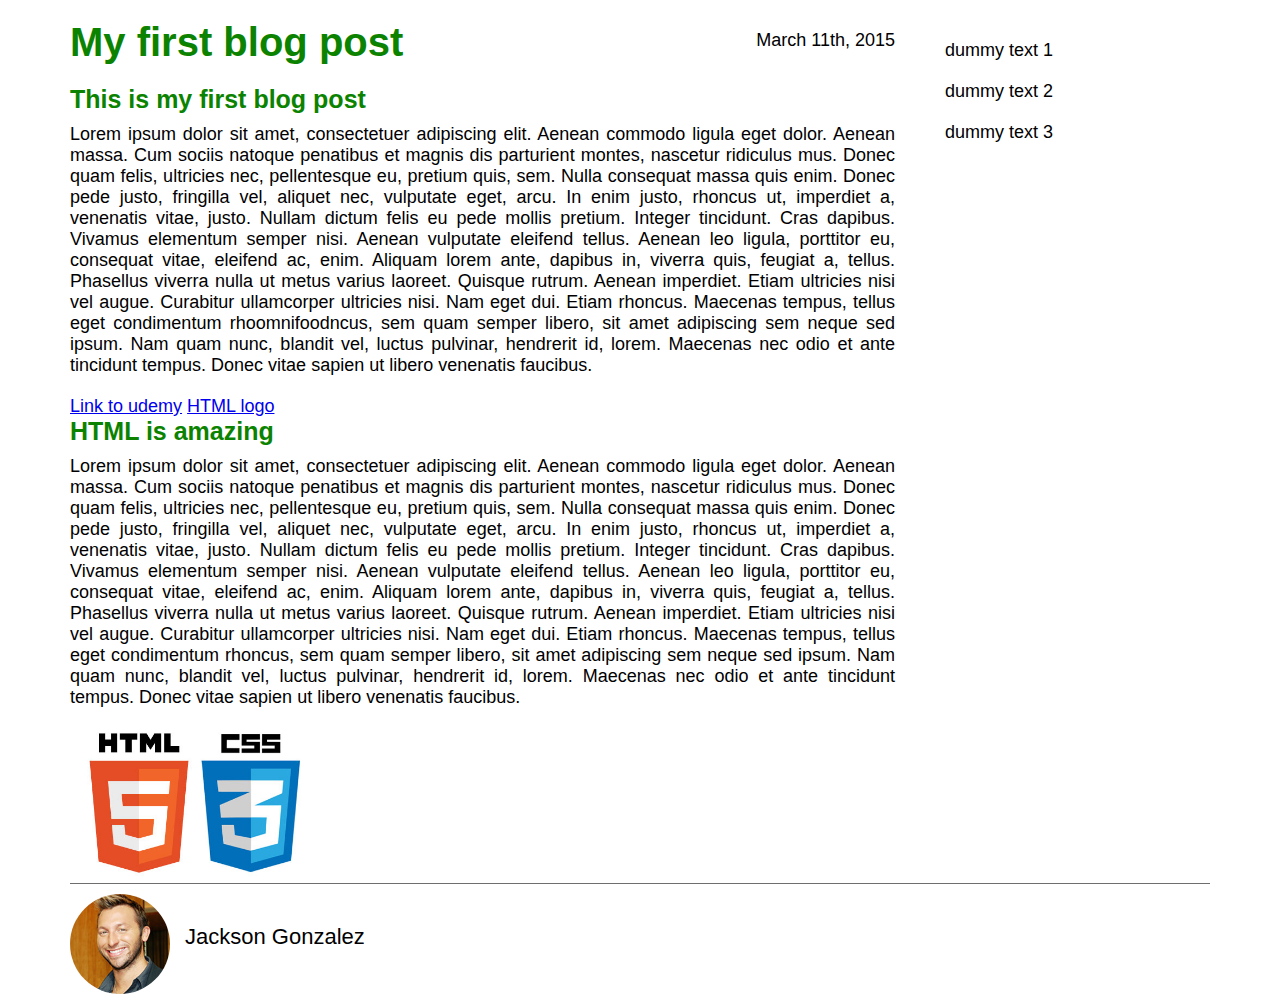
<file: 01 Blog Post/index.html>
<!DOCTYPE html>
<html>

<head>
    <title>My first blog post</title>
    <link rel="stylesheet" type="text/css" href="style.css">
</head>

<body>
    <div class="container">
        <div class="blog-post">
            <h1>My first blog post</h1>
            <p class="date">March 11th, 2015</p>
            <h2>This is my first blog post</h2>
            <p class="main-text">
                Lorem ipsum dolor sit amet, consectetuer adipiscing elit. Aenean commodo ligula eget dolor. Aenean
                massa. Cum sociis natoque penatibus et magnis dis parturient montes, nascetur ridiculus mus. Donec quam
                felis, ultricies nec, pellentesque eu, pretium quis, sem. Nulla consequat massa quis enim. Donec pede
                justo, fringilla vel, aliquet nec, vulputate eget, arcu. In enim justo, rhoncus ut, imperdiet a,
                venenatis vitae, justo. Nullam dictum felis eu pede mollis pretium. Integer tincidunt. Cras dapibus.
                Vivamus elementum semper nisi. Aenean vulputate eleifend tellus. Aenean leo ligula, porttitor eu,
                consequat vitae, eleifend ac, enim. Aliquam lorem ante, dapibus in, viverra quis, feugiat a, tellus.
                Phasellus viverra nulla ut metus varius laoreet. Quisque rutrum. Aenean imperdiet. Etiam ultricies nisi
                vel augue. Curabitur ullamcorper ultricies nisi. Nam eget dui. Etiam rhoncus. Maecenas tempus, tellus
                eget condimentum rhoomnifoodncus, sem quam semper libero, sit amet adipiscing sem neque sed ipsum. Nam
                quam nunc, blandit vel, luctus pulvinar, hendrerit id, lorem. Maecenas nec odio et ante tincidunt
                tempus. Donec vitae sapien ut libero venenatis faucibus.
            </p>

            <a href="http://www.udemy.com" target="_blank">Link to udemy</a>
            <a href="logo.jpg" target="_blank">HTML logo</a>

            <h2>HTML is amazing</h2>
            <p class="main-text">
                Lorem ipsum dolor sit amet, consectetuer adipiscing elit. Aenean commodo ligula eget dolor. Aenean
                massa. Cum sociis natoque penatibus et magnis dis parturient montes, nascetur ridiculus mus. Donec quam
                felis, ultricies nec, pellentesque eu, pretium quis, sem. Nulla consequat massa quis enim. Donec pede
                justo, fringilla vel, aliquet nec, vulputate eget, arcu. In enim justo, rhoncus ut, imperdiet a,
                venenatis vitae, justo. Nullam dictum felis eu pede mollis pretium. Integer tincidunt. Cras dapibus.
                Vivamus elementum semper nisi. Aenean vulputate eleifend tellus. Aenean leo ligula, porttitor eu,
                consequat vitae, eleifend ac, enim. Aliquam lorem ante, dapibus in, viverra quis, feugiat a, tellus.
                Phasellus viverra nulla ut metus varius laoreet. Quisque rutrum. Aenean imperdiet. Etiam ultricies nisi
                vel augue. Curabitur ullamcorper ultricies nisi. Nam eget dui. Etiam rhoncus. Maecenas tempus, tellus
                eget condimentum rhoncus, sem quam semper libero, sit amet adipiscing sem neque sed ipsum. Nam quam
                nunc, blandit vel, luctus pulvinar, hendrerit id, lorem. Maecenas nec odio et ante tincidunt tempus.
                Donec vitae sapien ut libero venenatis faucibus.
            </p>

            <img src="logo.jpg" alt="The HTML5 logo">
        </div>

        <div class="other-posts">
            <div class="other">
                dummy text 1
            </div>
            <div class="other">
                dummy text 2
            </div>
            <div class="other">
                dummy text 3
            </div>
        </div>

        <div class="clearfix"></div>

        <div class="author-box">
            <img src="author.jpg" alt="Author photo">
            <p class="author-text" class="author-text">Jackson Gonzalez</p>
        </div>

    </div>
</body>

</html>
</file>
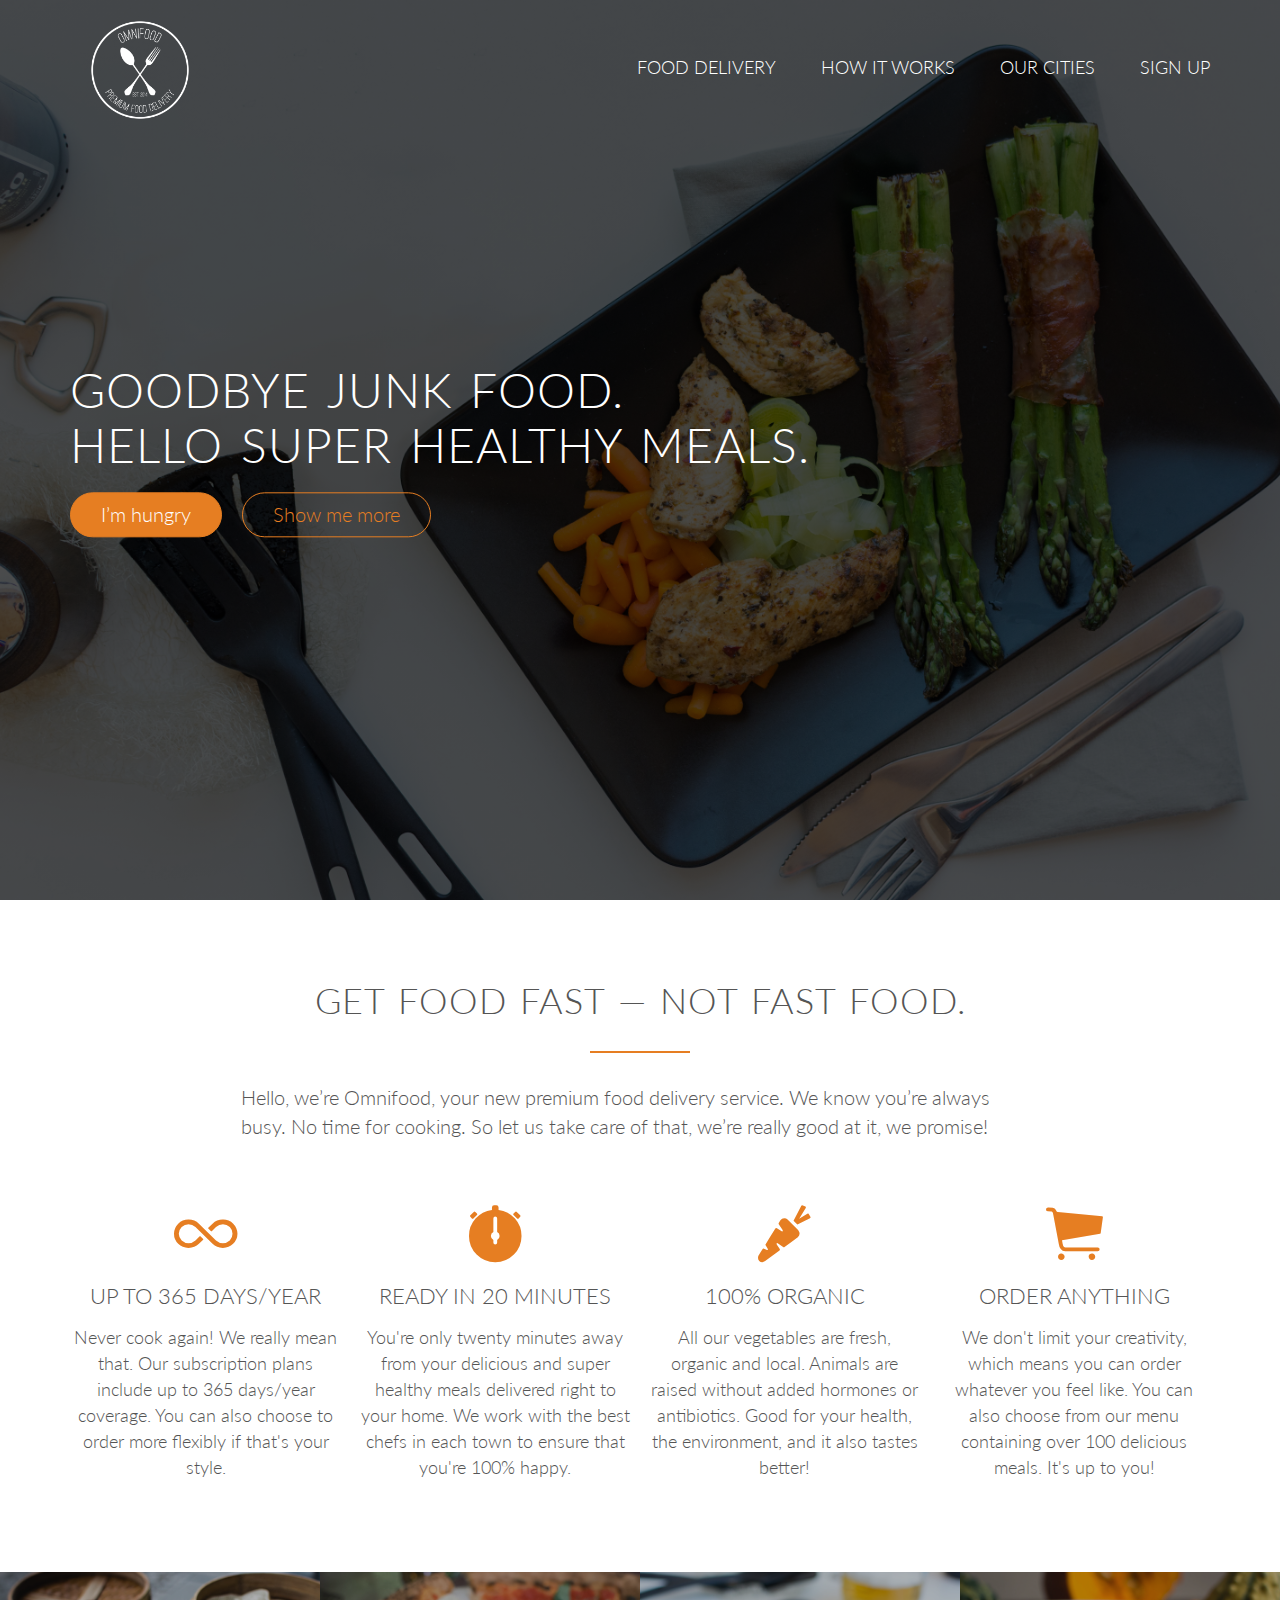
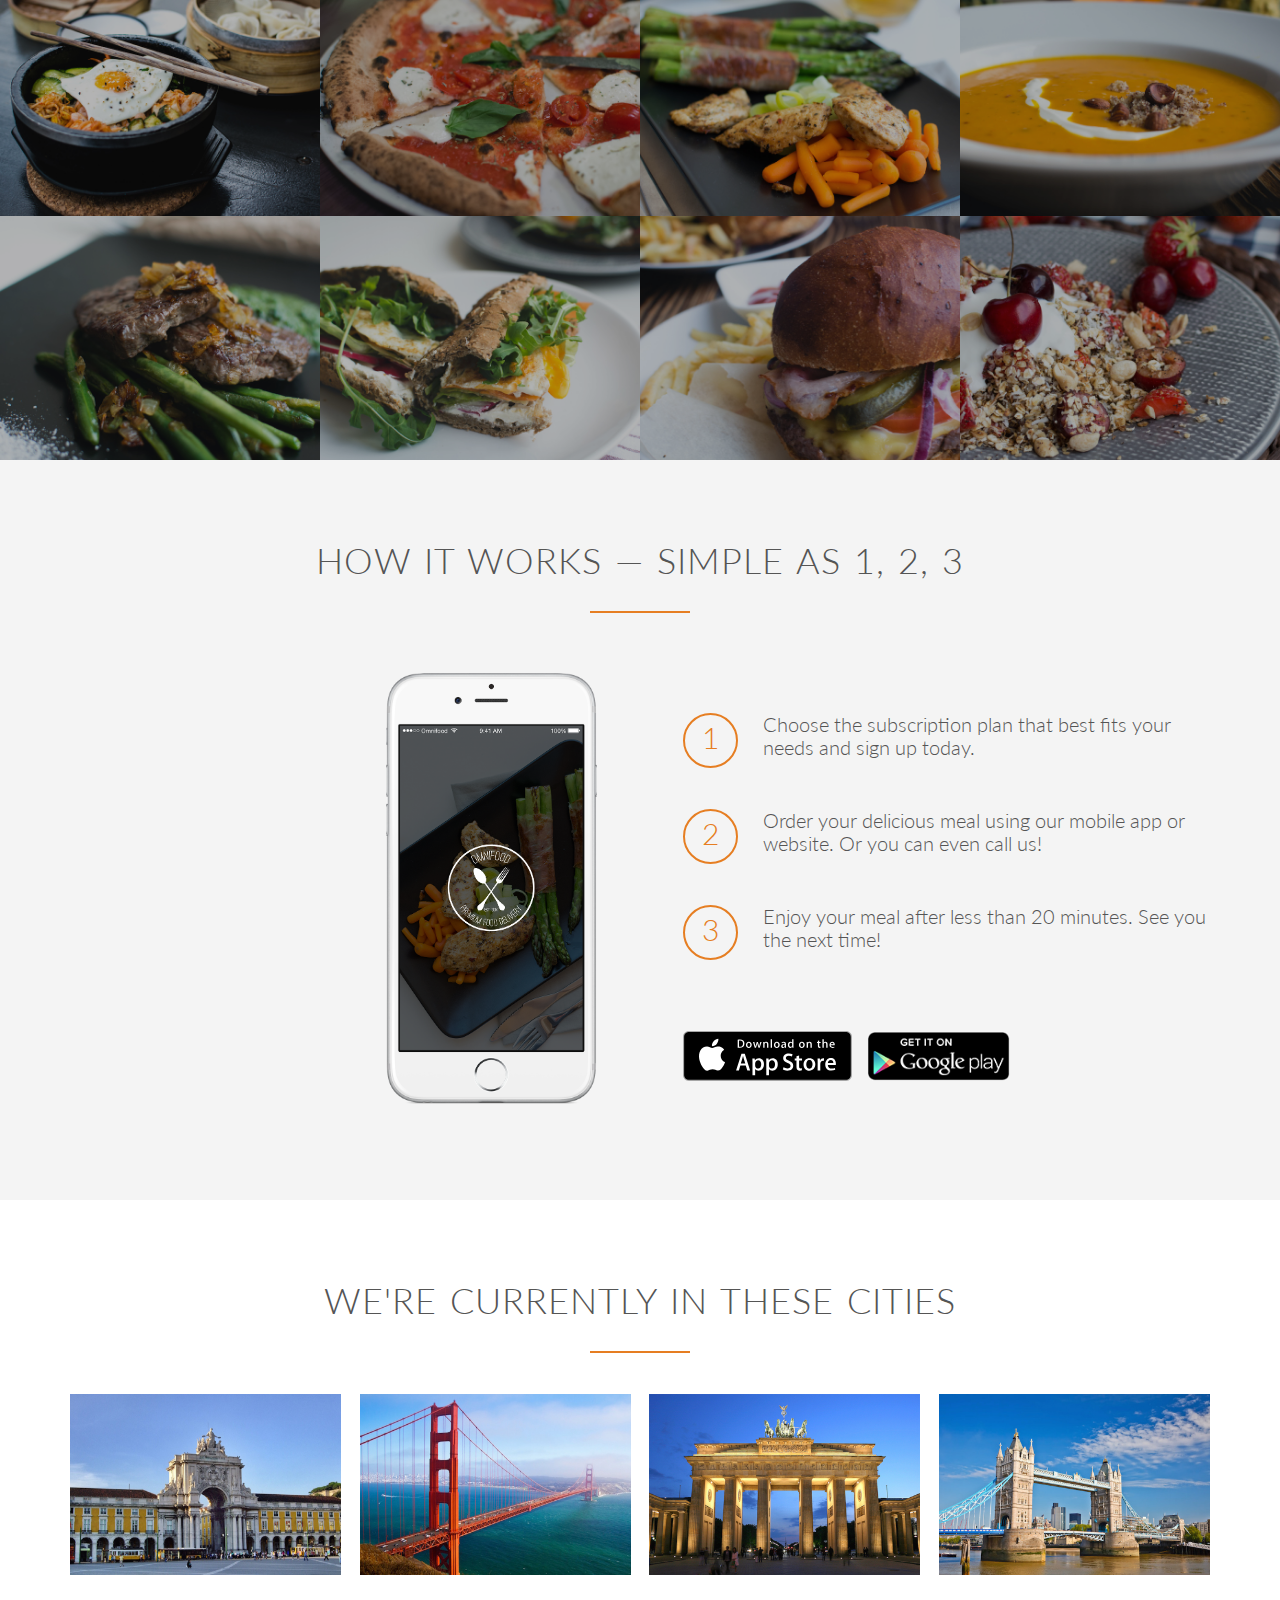
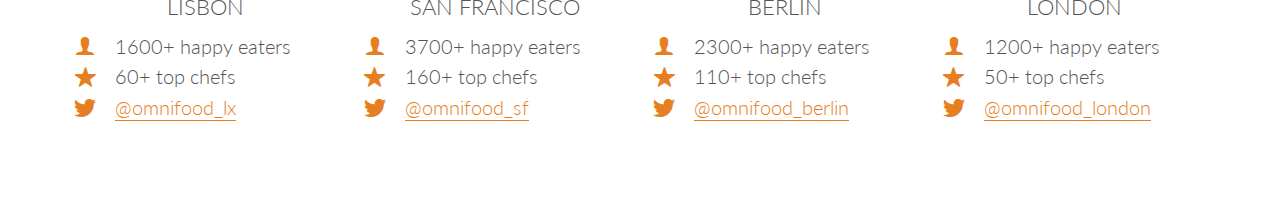
<file: 02 Omnifood/index.html>
<!DOCTYPE html>
<html lang="en">

<head>
    <link rel="stylesheet" type="text/css" href="vendors/css/normalize.css">
    <link rel="stylesheet" type="text/css" href="vendors/css/Grid.css">
    <link rel="stylesheet" type="text/css" href="vendors/css/ionicons.min.css">
    <link rel="stylesheet" type="text/css" href="resources/css/style.css">
    <link rel="stylesheet" href="https://fonts.googleapis.com/css?family=Lato:100,300,300i,400&display=swap">
    <title>Omnifood</title>
</head>

<body>
    <header>
        <nav>
            <div class="row">
                <img src="resources/img/logo-white.png" alt="Omnifood Logo" class="logo">
                <ul class="main-nav">
                    <li><a href="#">Food delivery</a></li>
                    <li><a href="#">How it works</a></li>
                    <li><a href="#">Our cities</a></li>
                    <li><a href="#">Sign up</a></li>
                </ul>
            </div>
        </nav>
        <div class="hero-text-box">
            <h1>Goodbye junk food.<br>Hello super healthy meals.</h1>
            <a class="btn btn-full" href="#">I’m hungry</a>
            <a class="btn btn-ghost" href="#">Show me more</a>
        </div>
    </header>

    <section class="section-features">
        <div class="row">
            <h2>
                Get food fast &mdash; not fast food.
            </h2>
            <p class="long-copy">
                Hello, we’re Omnifood, your new premium food delivery service. We know you’re always busy. No time for
                cooking. So let us take care of that, we’re really good at it, we promise!
            </p>
        </div>

        <div class="row">
            <div class="col span-1-of-4 box">
                <i class="icon ion-ios-infinite icon-big"></i>
                <h3>Up to 365 days/year</h3>
                <p>
                    Never cook again! We really mean that. Our subscription plans include up to 365 days/year coverage.
                    You can
                    also choose to order more flexibly if that's your style.
                </p>
            </div>

            <div class="col span-1-of-4 box">
                <i class="icon ion-ios-stopwatch icon-big"></i>
                <h3>Ready in 20 minutes</h3>
                <p>
                    You're only twenty minutes away from your delicious and super healthy meals delivered right to your
                    home. We
                    work with the best chefs in each town to ensure that you're 100% happy.
                </p>
            </div>

            <div class="col span-1-of-4 box">
                <i class="icon ion-ios-nutrition icon-big"></i>
                <h3>100% organic</h3>
                <p>
                    All our vegetables are fresh, organic and local. Animals are raised without added hormones or
                    antibiotics.
                    Good for your health, the environment, and it also tastes better!
                </p>
            </div>

            <div class="col span-1-of-4 box">
                <i class="icon ion-ios-cart icon-big"></i>
                <h3>Order anything</h3>
                <p>
                    We don't limit your creativity, which means you can order whatever you feel like. You can also
                    choose from
                    our menu containing over 100 delicious meals. It's up to you!
                </p>
            </div>
        </div>
    </section>

    <section class="section-meals">
        <ul class="meals-showcase clearfix">
            <li>
                <figure class="meal-photo">
                    <img src="resources/img/1.jpg" alt="Korean bibimbap with egg and vegetables">
                </figure>
            </li>
            <li>
                <figure class="meal-photo">
                    <img src="resources/img/2.jpg" alt="Simple italian pizza with cherry tomatoes">
                </figure>
            </li>
            <li>
                <figure class="meal-photo">
                    <img src="resources/img/3.jpg" alt="Chicken breast steak with vegetables">
                </figure>
            </li>
            <li>
                <figure class="meal-photo">
                    <img src="resources/img/4.jpg" alt="Autumn pumpkin soup">
                </figure>
            </li>
        </ul>
        <ul class="meals-showcase clearfix">
            <li>
                <figure class="meal-photo">
                    <img src="resources/img/5.jpg" alt="Paleo beef steak with vegetables">
                </figure>
            </li>
            <li>
                <figure class="meal-photo">
                    <img src="resources/img/6.jpg" alt="Healthy baguette with egg and vegetables">
                </figure>
            </li>
            <li>
                <figure class="meal-photo">
                    <img src="resources/img/7.jpg" alt="Burger with cheddar and bacon">
                </figure>
            </li>
            <li>
                <figure class="meal-photo">
                    <img src="resources/img/8.jpg" alt="Granola with cherries and strawberries">
                </figure>
            </li>
        </ul>
    </section>

    <section class="section-steps">
        <div class="row">
            <h2>
                How it works &mdash; Simple as 1, 2, 3
            </h2>
        </div>
        <div class="row">
            <div class="col span-1-of-2 steps-box">
                <img src="resources/img/app-iPhone.png" alt="Omnifood app on iPhone" class="app-screen">
            </div>
            <div class="col span-1-of-2 steps-box">
                <div class="works-step">
                    <div>1</div>
                    <p>Choose the subscription plan that best fits your needs and sign up today.</p>
                </div>
                <div class="works-step">
                    <div>2</div>
                    <p>Order your delicious meal using our mobile app or website. Or you can even call us!</p>
                </div>
                <div class="works-step">
                    <div>3</div>
                    <p>Enjoy your meal after less than 20 minutes. See you the next time!</p>
                </div>

                <a href="#" class="btn-app"><img src="resources/img/download-app.svg" alt="App Store Button"></a>
                <a href="#" class="btn-app"><img src="resources/img/download-app-android.png"
                        alt="Play Store Button"></a>
            </div>
        </div>
    </section>

    <section class="section-cities">
        <div class="row">
            <h2>
                We're currently in these cities
            </h2>
        </div>

        <div class="row">
            <div class="col span-1-of-4 box">
                <img src="resources/img/lisbon-3.jpg" alt="Lisbon">
                <h3>Lisbon</h3>
                <div class="city-feature">
                    <i class="icon ion-ios-person icon-small"></i>
                    1600+ happy eaters
                </div>
                <div class="city-feature">
                        <i class="icon ion-ios-star icon-small"></i>
                    60+ top chefs
                </div>
                <div class="city-feature">
                        <i class="icon ion-logo-twitter icon-small"></i>
                        <a href="#">@omnifood_lx</a>
                </div>
            </div>

            <div class="col span-1-of-4 box">
                <img src="resources/img/san-francisco.jpg" alt="San Francisco">
                <h3>San Francisco</h3>
                <div class="city-feature">
                    <i class="icon ion-ios-person icon-small"></i>
                    3700+ happy eaters
                </div>
                <div class="city-feature">
                        <i class="icon ion-ios-star icon-small"></i>
                    160+ top chefs
                </div>
                <div class="city-feature">
                    <i class="icon ion-logo-twitter icon-small"></i>
                    <a href="#">@omnifood_sf</a>
                </div>
            </div>

            <div class="col span-1-of-4 box">
                <img src="resources/img/berlin.jpg" alt="Berlin">
                <h3>Berlin</h3>
                <div class="city-feature">
                    <i class="icon ion-ios-person icon-small"></i>
                    2300+ happy eaters
                </div>
                <div class="city-feature">
                        <i class="icon ion-ios-star icon-small"></i>
                    110+ top chefs
                </div>
                <div class="city-feature">
                        <i class="icon ion-logo-twitter icon-small"></i>
                        <a href="#">@omnifood_berlin</a>
                </div>
            </div>

            <div class="col span-1-of-4 box">
                <img src="resources/img/london.jpg" alt="London">
                <h3>London</h3>
                <div class="city-feature">
                    <i class="icon ion-ios-person icon-small"></i>
                    1200+ happy eaters
                </div>
                <div class="city-feature">
                    <i class="icon ion-ios-star icon-small"></i>
                    50+ top chefs
                </div>
                <div class="city-feature">
                        <i class="icon ion-logo-twitter icon-small"></i>
                    <a href="#">@omnifood_london</a>
                </div>
            </div>
        </div>

    </section>
</body>

</html>
</file>
<file: 01 Blog Post/style.css>
* {
    margin: 0;
    padding: 0;
    box-sizing: border-box;
}

.clearfix:after{
    content: "";
    display: table;
    clear: both;
}

body {
    font-family: Arial, Helvetica, sans-serif;
    font-size: 18px;
}

h1, h2 {
    color: #0b8300;
}

h1 {
    font-size: 40px;
    margin-bottom: 20px;
}

h2 {
    font-size: 25px;
    margin-bottom: 10px;
}

.main-text{
    text-align: justify;
    margin-bottom: 20px;
}

.author-text{
    font-size: 22px;
    float: left;
    margin-top: 30px;
    margin-left: 15px;
}

.container{
    width: 1140px;

    margin: 20px auto 0 auto;
}

.blog-post{
    width: 75%;
    float: left;
    padding-right: 30px;
    position: relative;
}

.other-posts{
    width: 25%;
    float: left;
}

.author-box{
    padding-top: 10px;
    border-top: 1px solid #6e6e6e
}

.other{
    margin: 20px;
}

.author-box img{
    height: 100px;
    width: 100px;
    border-radius: 50%;
    float: left;
}

.blog-post img{
    height: 150px;
    width: auto;
}

.date{
    position: absolute;
    top: 10px;
    right: 30px;
}
</file>
<file: 02 Omnifood/vendors/css/Grid.css>
/*  SECTIONS  ============================================================================= */

.section {
	clear: both;
	padding: 0px;
	margin: 0px;
}

/*  GROUPING  ============================================================================= */

.row {
    zoom: 1; /* For IE 6/7 (trigger hasLayout) */
}

.row:before,
.row:after {
    content:"";
    display:table;
}
.row:after {
    clear:both;
}

/*  GRID COLUMN SETUP   ==================================================================== */

.col {
	display: block;
	float:left;
	margin: 1% 0 1% 1.6%;
}

.col:first-child { margin-left: 0; } /* all browsers except IE6 and lower */


/*  REMOVE MARGINS AS ALL GO FULL WIDTH AT 480 PIXELS */

@media only screen and (max-width: 480px) {
	.col { 
		/*margin: 1% 0 1% 0%;*/
        margin: 0;
	}
}


/*  GRID OF TWO   ============================================================================= */


.span-2-of-2 {
	width: 100%;
}

.span-1-of-2 {
	width: 49.2%;
}

/*  GO FULL WIDTH AT LESS THAN 480 PIXELS */

@media only screen and (max-width: 480px) {
	.span-2-of-2 {
		width: 100%; 
	}
	.span-1-of-2 {
		width: 100%; 
	}
}


/*  GRID OF THREE   ============================================================================= */

	
.span-3-of-3 {
	width: 100%; 
}

.span-2-of-3 {
	width: 66.13%; 
}

.span-1-of-3 {
	width: 32.26%; 
}


/*  GO FULL WIDTH AT LESS THAN 480 PIXELS */

@media only screen and (max-width: 480px) {
	.span-3-of-3 {
		width: 100%; 
	}
	.span-2-of-3 {
		width: 100%; 
	}
	.span-1-of-3 {
		width: 100%;
	}
}

/*  GRID OF FOUR   ============================================================================= */

	
.span-4-of-4 {
	width: 100%; 
}

.span-3-of-4 {
	width: 74.6%; 
}

.span-2-of-4 {
	width: 49.2%; 
}

.span-1-of-4 {
	width: 23.8%; 
}


/*  GO FULL WIDTH AT LESS THAN 480 PIXELS */

@media only screen and (max-width: 480px) {
	.span-4-of-4 {
		width: 100%; 
	}
	.span-3-of-4 {
		width: 100%; 
	}
	.span-2-of-4 {
		width: 100%; 
	}
	.span-1-of-4 {
		width: 100%; 
	}
}


/*  GRID OF FIVE   ============================================================================= */

	
.span-5-of-5 {
	width: 100%;
}

.span-4-of-5 {
  	width: 79.68%; 
}

.span-3-of-5 {
  	width: 59.36%; 
}

.span-2-of-5 {
  	width: 39.04%;
}

.span-1-of-5 {
  	width: 18.72%;
}


/*  GO FULL WIDTH AT LESS THAN 480 PIXELS */

@media only screen and (max-width: 480px) {
	.span-5-of-5 {
		width: 100%; 
	}
	.span-4-of-5 {
		width: 100%; 
	}
	.span-3-of-5 {
		width: 100%; 
	}
	.span-2-of-5 {
		width: 100%; 
	}
	.span-1-of-5 {
		width: 100%; 
	}
}


/*  GRID OF SIX   ============================================================================= */


.span-6-of-6 {
	width: 100%;
}

.span-5-of-6 {
  	width: 83.06%;
}

.span-4-of-6 {
  	width: 66.13%;
}

.span-3-of-6 {
  	width: 49.2%;
}

.span-2-of-6 {
  	width: 32.26%;
}

.span-1-of-6 {
  	width: 15.33%;
}


/*  GO FULL WIDTH AT LESS THAN 480 PIXELS */

@media only screen and (max-width: 480px) {
	.span-6-of-6 {
		width: 100%; 
	}
	.span-5-of-6 {
		width: 100%; 
	}
	.span-4-of-6 {
		width: 100%; 
	}
	.span-3-of-6 {
		width: 100%; 
	}
	.span-2-of-6 {
		width: 100%; 
	}
	.span-1-of-6 {
		width: 100%; 
	}
}



/*  GRID OF SEVEN   ============================================================================= */


.span-7-of-7 {
	width: 100%;
}

.span-6-of-7 {
	width: 85.48%;
}

.span-5-of-7 {
  	width: 70.97%;
}

.span-4-of-7 {
  	width: 56.45%;
}

.span-3-of-7 {
  	width: 41.94%;
}

.span-2-of-7 {
  	width: 27.42%;
}

.span-1-of-7 {
  	width: 12.91%;
}


/*  GO FULL WIDTH AT LESS THAN 480 PIXELS */

@media only screen and (max-width: 480px) {
	.span-7-of-7 {
		width: 100%; 
	}
	.span-6-of-7 {
		width: 100%; 
	}
	.span-5-of-7 {
		width: 100%; 
	}
	.span-4-of-7 {
		width: 100%; 
	}
	.span-3-of-7 {
		width: 100%; 
	}
	.span-2-of-7 {
		width: 100%; 
	}
	.span-1-of-7 {
		width: 100%; 
	}
}


/*  GRID OF EIGHT   ============================================================================= */

	
.span-8-of-8 {
	width: 100%;
}

.span-7-of-8 {
	width: 87.3%; 
}

.span-6-of-8 {
	width: 74.6%; 
}

.span-5-of-8 {
	width: 61.9%; 
}

.span-4-of-8 {
	width: 49.2%; 
}

.span-3-of-8 {
	width: 36.5%;
}

.span-2-of-8 {
	width: 23.8%; 
}

.span-1-of-8 {
	width: 11.1%; 
}


/*  GO FULL WIDTH AT LESS THAN 480 PIXELS */

@media only screen and (max-width: 480px) {
	.span-8-of-8 {
		width: 100%; 
	}
	.span-7-of-8 {
		width: 100%; 
	}
	.span-6-of-8 {
		width: 100%; 
	}
	.span-5-of-8 {
		width: 100%; 
	}
	.span-4-of-8 {
		width: 100%; 
	}
	.span-3-of-8 {
		width: 100%; 
	}
	.span-2-of-8 {
		width: 100%; 
	}
	.span-1-of-8 {
		width: 100%; 
	}
}


/*  GRID OF NINE   ============================================================================= */


.span-9-of-9 {
	width: 100%;
}

.span-8-of-9 {
	width: 88.71%;
}

.span-7-of-9 {
	width: 77.42%; 
}

.span-6-of-9 {
	width: 66.13%; 
}

.span-5-of-9 {
	width: 54.84%; 
}

.span-4-of-9 {
	width: 43.55%; 
}

.span-3-of-9 {
	width: 32.26%;
}

.span-2-of-9 {
	width: 20.97%; 
}

.span-1-of-9 {
	width: 9.68%; 
}


/*  GO FULL WIDTH AT LESS THAN 480 PIXELS */

@media only screen and (max-width: 480px) {
	.span-9-of-9 {
		width: 100%; 
	}
	.span-8-of-9 {
		width: 100%; 
	}
	.span-7-of-9 {
		width: 100%; 
	}
	.span-6-of-9 {
		width: 100%; 
	}
	.span-5-of-9 {
		width: 100%; 
	}
	.span-4-of-9 {
		width: 100%; 
	}
	.span-3-of-9 {
		width: 100%; 
	}
	.span-2-of-9 {
		width: 100%; 
	}
	.span-1-of-9 {
		width: 100%; 
	}
}


/*  GRID OF TEN   ============================================================================= */


.span-10-of-10 {
	width: 100%;
}

.span-9-of-10 {
	width: 89.84%;
}

.span-8-of-10 {
	width: 79.68%;
}

.span-7-of-10 {
	width: 69.52%; 
}

.span-6-of-10 {
	width: 59.36%; 
}

.span-5-of-10 {
	width: 49.2%; 
}

.span-4-of-10 {
	width: 39.04%; 
}

.span-3-of-10 {
	width: 28.88%;
}

.span-2-of-10 {
	width: 18.72%; 
}

.span-1-of-10 {
	width: 8.56%; 
}


/*  GO FULL WIDTH AT LESS THAN 480 PIXELS */

@media only screen and (max-width: 480px) {
	.span-10-of-10 {
		width: 100%; 
	}
	.span-9-of-10 {
		width: 100%; 
	}
	.span-8-of-10 {
		width: 100%; 
	}
	.span-7-of-10 {
		width: 100%; 
	}
	.span-6-of-10 {
		width: 100%; 
	}
	.span-5-of-10 {
		width: 100%; 
	}
	.span-4-of-10 {
		width: 100%; 
	}
	.span-3-of-10 {
		width: 100%; 
	}
	.span-2-of-10 {
		width: 100%; 
	}
	.span-1-of-10 {
		width: 100%; 
	}
}


/*  GRID OF ELEVEN   ============================================================================= */

.span-11-of-11 {
	width: 100%;
}

.span-10-of-11 {
	width: 90.76%;
}

.span-9-of-11 {
	width: 81.52%;
}

.span-8-of-11 {
	width: 72.29%;
}

.span-7-of-11 {
	width: 63.05%; 
}

.span-6-of-11 {
	width: 53.81%; 
}

.span-5-of-11 {
	width: 44.58%; 
}

.span-4-of-11 {
	width: 35.34%; 
}

.span-3-of-11 {
	width: 26.1%;
}

.span-2-of-11 {
	width: 16.87%; 
}

.span-1-of-11 {
	width: 7.63%; 
}


/*  GO FULL WIDTH AT LESS THAN 480 PIXELS */

@media only screen and (max-width: 480px) {
	.span-11-of-11 {
		width: 100%; 
	}
	.span-10-of-11 {
		width: 100%; 
	}
	.span-9-of-11 {
		width: 100%; 
	}
	.span-8-of-11 {
		width: 100%; 
	}
	.span-7-of-11 {
		width: 100%; 
	}
	.span-6-of-11 {
		width: 100%; 
	}
	.span-5-of-11 {
		width: 100%; 
	}
	.span-4-of-11 {
		width: 100%; 
	}
	.span-3-of-11 {
		width: 100%; 
	}
	.span-2-of-11 {
		width: 100%; 
	}
	.span-1-of-11 {
		width: 100%; 
	}
}


/*  GRID OF TWELVE   ============================================================================= */

.span-12-of-12 {
	width: 100%;
}

.span-11-of-12 {
	width: 91.53%;
}

.span-10-of-12 {
	width: 83.06%;
}

.span-9-of-12 {
	width: 74.6%;
}

.span-8-of-12 {
	width: 66.13%;
}

.span-7-of-12 {
	width: 57.66%; 
}

.span-6-of-12 {
	width: 49.2%; 
}

.span-5-of-12 {
	width: 40.73%; 
}

.span-4-of-12 {
	width: 32.26%; 
}

.span-3-of-12 {
	width: 23.8%;
}

.span-2-of-12 {
	width: 15.33%; 
}

.span-1-of-12 {
	width: 6.86%; 
}


/*  GO FULL WIDTH AT LESS THAN 480 PIXELS */

@media only screen and (max-width: 480px) {
	.span-12-of-12 {
		width: 100%; 
	}
	.span-11-of-12 {
		width: 100%; 
	}
	.span-10-of-12 {
		width: 100%; 
	}
	.span-9-of-12 {
		width: 100%; 
	}
	.span-8-of-12 {
		width: 100%; 
	}
	.span-7-of-12 {
		width: 100%; 
	}
	.span-6-of-12 {
		width: 100%; 
	}
	.span-5-of-12 {
		width: 100%; 
	}
	.span-4-of-12 {
		width: 100%; 
	}
	.span-3-of-12 {
		width: 100%; 
	}
	.span-2-of-12 {
		width: 100%; 
	}
	.span-1-of-12 {
		width: 100%; 
	}
}
</file>
<file: 02 Omnifood/resources/css/style.css>
/* --------------------------------------------------- */
/* Basic Setup */
/* --------------------------------------------------- */

* {
    margin: 0;
    padding: 0;
    box-sizing: border-box;
}

html {
    background-color: #fff;
    color: #555;
    font-family: 'Lato', 'Arial', sans-serif;
    font-weight: 300;
    font-size: 20px;
    text-rendering: optimizeLegibility;
}

.clearfix {zoom: 1;}
.clearfix:after {
    content: '.';
    clear: both;
    display: block;
    height: 0;
    visibility: hidden;
}

/* --------------------------------------------------- */
/* Reusable Components */
/* --------------------------------------------------- */

.row {
    max-width: 1140px;
    margin: 0 auto;
}

section {
    padding: 80px 0;
}

/* --------------------------------------------------- */
/* Headings */
/* --------------------------------------------------- */

h1, h2, h3 {
    font-weight: 300;
    text-transform: uppercase;
}

h1 {
    margin-top: 0;
    margin-bottom: 20px;
    color: #fff;
    font-size: 240%;
    word-spacing: 4px;
    letter-spacing: 1px;
}

h2 {
    margin-bottom: 30px;
    font-size: 180%;
    word-spacing: 2px;
    text-align: center;
    letter-spacing: 1px;
}

h3 {
    font-size: 110%;
    margin-bottom: 15px;
}

.box h3 {
    text-align: center;
}

h2:after {
    margin: 0 auto;
    margin-top: 30px;
    display: block;
    height: 2px;
    background-color: #e67e22;
    content: " ";
    width: 100px;
}

/* --------------------------------------------------- */
/* Paragraphs */
/* --------------------------------------------------- */

.long-copy {
    line-height: 145%;
    width: 70%;
    margin-left: 15%;
}

.box p {
    font-size: 90%;
    line-height: 145%;
    text-align: center;
}

/* --------------------------------------------------- */
/* Icons */
/* --------------------------------------------------- */

.icon-big {
    margin-bottom: 10px;
    font-size: 350%;
    display: block;
    color: #e67e22;
    text-align: center;
}

.icon-small {
    display: inline-block;
    width: 30px;
    text-align: center;
    color: #e67e22;
    font-size: 120%;
    margin-right: 10px;

    /* how to align text and icons */
    line-height: 120%;
    vertical-align: middle;
    margin-top: -5px;
}

/* --------------------------------------------------- */
/* Links */
/* --------------------------------------------------- */

a:link,
a:visited {
    color: #e67e22;
    text-decoration: none;
    padding-bottom: 1px;
    border-bottom: 1px solid #e67e22;
    transition: border-bottom 0.2s, color 0.2;
}

a:hover,
a:active {
    color: #555;
    border-bottom: 1px solid transparent;
}

/* --------------------------------------------------- */
/* Buttons */
/* --------------------------------------------------- */

.btn:link,
.btn:visited {
    display: inline-block;
    padding: 10px 30px;
    font-weight: 300;
    text-decoration: none;
    border-radius: 200px;
    transition: background-color 0.2s, border 0.2s, color 0.2s;
}

.btn-full:link,
.btn-full:visited {
    background-color: #e67e22;
    border: 1px solid #e67e22;
    color: #fff;
    margin-right: 15px;
}

.btn-ghost:link,
.btn-ghost:visited {
    border: 1px solid #e67e22;
    color: #e67e22;
}

.btn:hover,
.btn:active {
    background-color: #cf6d17;
}

.btn-full:hover,
.btn-full:active {
    border: 1px solid #e67e22;
}

.btn-ghost:hover,
.btn-ghost:active {
    border: 1px solid #e67e22;
    color: #fff;
}

/* --------------------------------------------------- */
/* Header */
/* --------------------------------------------------- */

header {
    background-image: linear-gradient(rgba(0, 0, 0, 0.70), rgba(0, 0, 0, 0.70)), url(img/hero.jpg);
    background-size: cover;
    background-position: center;
    height: 100vh;
}

.hero-text-box {
    position: absolute;
    width: 1140px;
    top: 50%;
    left: 50%;
    transform: translate(-50%, -50%)
}

.logo {
    height: 100px;
    width: auto;
    float: left;
    margin: 20px;
}

.main-nav {
    float: right;
    list-style: none;
    margin-top: 55px;
}

.main-nav li {
    display: inline-block;
    margin-left: 40px;
}

.main-nav li a:link,
.main-nav li a:visited {
    padding: 8px 0;
    color: #fff;
    text-decoration: none;
    text-transform: uppercase;
    font-size: 90%;
    border-bottom: 2px solid transparent;
    transition: border-bottom 0.2s;
}

.main-nav li a:hover,
.main-nav li a:active {
    border-bottom: 2px solid #e67e22;
}

/* --------------------------------------------------- */
/* Meals Showcase */
/* --------------------------------------------------- */

.section-features .long-copy {
    margin-bottom: 40px;;
}

.section-meals {
    padding: 0;
}

.meals-showcase {
    list-style: none;
    width: 100%;
}

.meals-showcase li {
    display: block;
    float: left;
    width: 25%;
}

.meal-photo {
    width: 100%;
    margin: 0;
    overflow: hidden;
    background-color: #000;
}

.meal-photo img {
    opacity: 0.7;
    width: 100%;
    height: auto;
    transform: scale(1.15);
    transition: transform 0.5s, opacity 0.5s;
}

.meal-photo img:hover {
    opacity: 1;
    transform: scale(1.03);
}

/* --------------------------------------------------- */
/* How It Works */
/* --------------------------------------------------- */

.section-steps  {
    background-color: #f4f4f4;
}

.steps-box:first-child {
    margin-top: 30px;
    text-align: right;
    padding-right: 3%;
}

.steps-box:last-child {
    margin-top: 70px;
    padding-left: 3%;
}

.app-screen {
    width: 40%;
}

.works-step {
    margin-bottom: 50px;
}

.works-step:last-of-type {
    margin-bottom: 80px;
}

.works-step div {
    color: #e67e22;
    border: 2px solid #e67e22;
    /* display: inline-block; ignored becauses of float:left below */
    border-radius: 50%;
    height: 55px;
    width: 55px;
    text-align: center;
    padding: 5px;
    float: left;
    font-size: 150%;
    margin-right: 25px;
}

.btn-app:link,
.btn-app:visited {
    border: 0;
}

.btn-app img {
    height: 50px;
    width: auto;
    margin-right: 10px;
}

/* --------------------------------------------------- */
/* Cities */
/* --------------------------------------------------- */

.box img {
    width: 100%;
    height: auto;
    margin-bottom: 15px;
}

.city-feature {
    margin-bottom: 5px;
}
</file>
